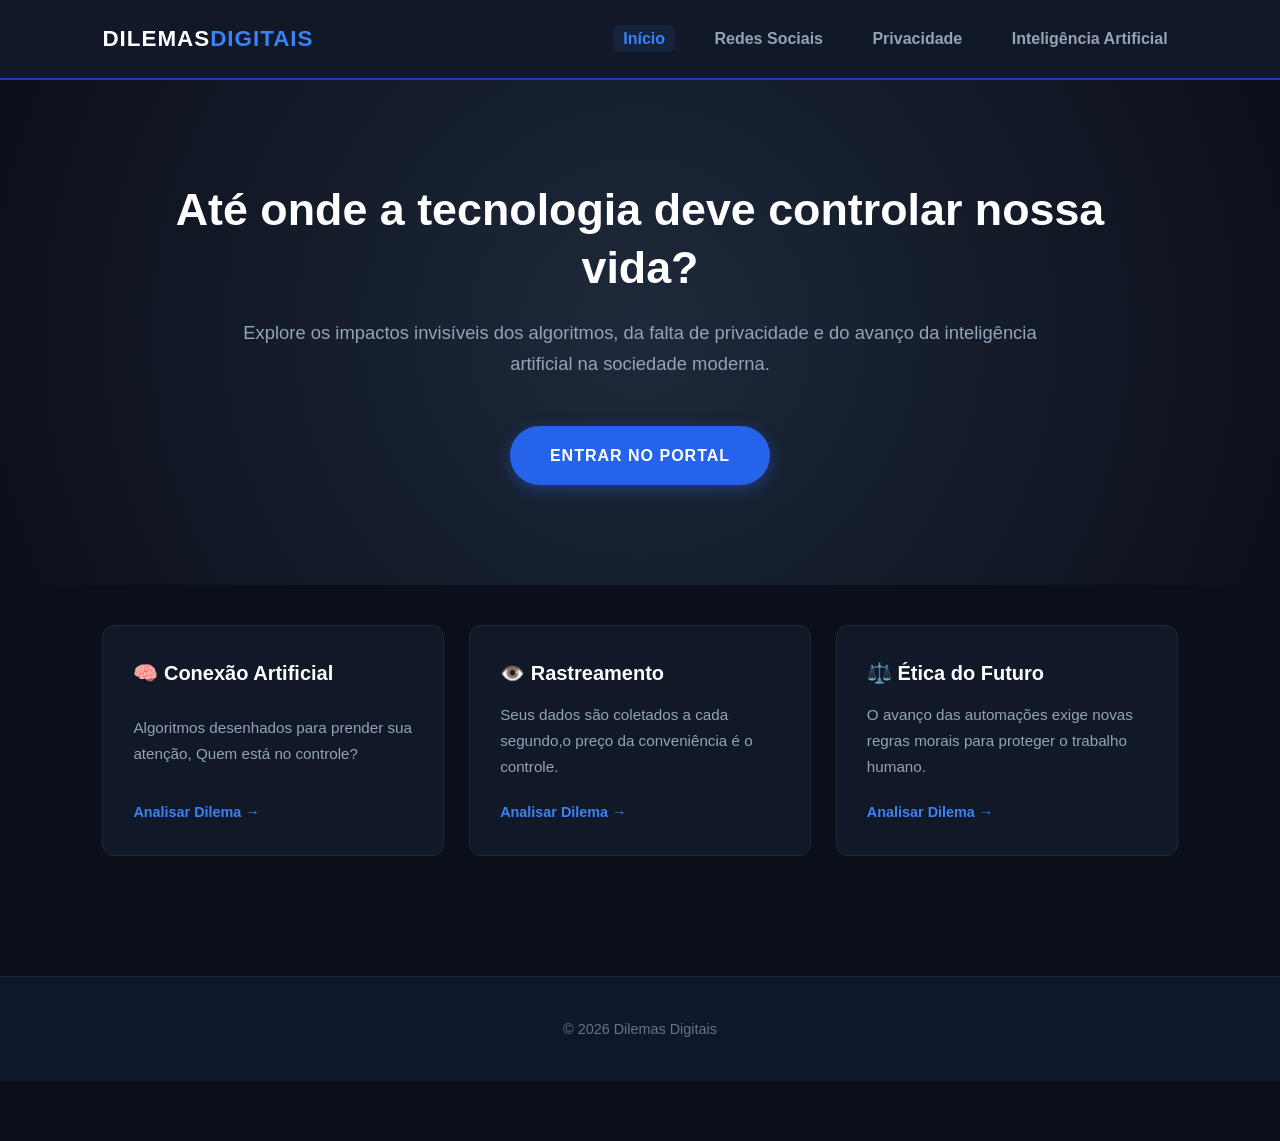
<file: index.html>
<!DOCTYPE html>
<html lang="pt-br">
<head>
    <meta charset="UTF-8">
    <meta name="viewport" content="width=device-width, initial-scale=1.0">
    <title>Dilemas Digitais | O Impacto da Tecnologia</title>
    <link rel="stylesheet" href="estilo.css">
</head>
<body>

    <nav>
        <div class="logo">DILEMAS<span>DIGITAIS</span></div>
        <div class="links">
            <a href="index.html" class="ativo">Início</a>
            <a href="redes.html">Redes Sociais</a>
            <a href="privacidade.html">Privacidade</a>
            <a href="ia.html">Inteligência Artificial</a>
        </div>
    </nav>

    <header class="boas-vindas">
        <h1>Até onde a tecnologia deve controlar nossa vida?</h1>
        <p>Explore os impactos invisíveis dos algoritmos, da falta de privacidade e do avanço da inteligência artificial na sociedade moderna.</p>
        <br>
        <a href="redes.html" class="botao-entrar">ENTRAR NO PORTAL</a>
    </header>

    <section class="destaques">
        <div class="card">
            <h3>🧠 Conexão Artificial</h3>
            <p>Algoritmos desenhados para prender sua atenção, Quem está no controle?</p>
            <a href="redes.html" class="link-card">Analisar Dilema →</a>
        </div>
        <div class="card">
            <h3>👁️ Rastreamento</h3>
            <p>Seus dados são coletados a cada segundo,o preço da conveniência é o controle.</p>
            <a href="privacidade.html" class="link-card">Analisar Dilema →</a>
        </div>
        <div class="card">
            <h3>⚖️ Ética do Futuro</h3>
            <p>O avanço das automações exige novas regras morais para proteger o trabalho humano.</p>
            <a href="ia.html" class="link-card">Analisar Dilema →</a>
        </div>
    </section>

    <footer>
        <p>&copy; 2026 Dilemas Digitais </p>
    </footer>

</body>
</html>
</file>
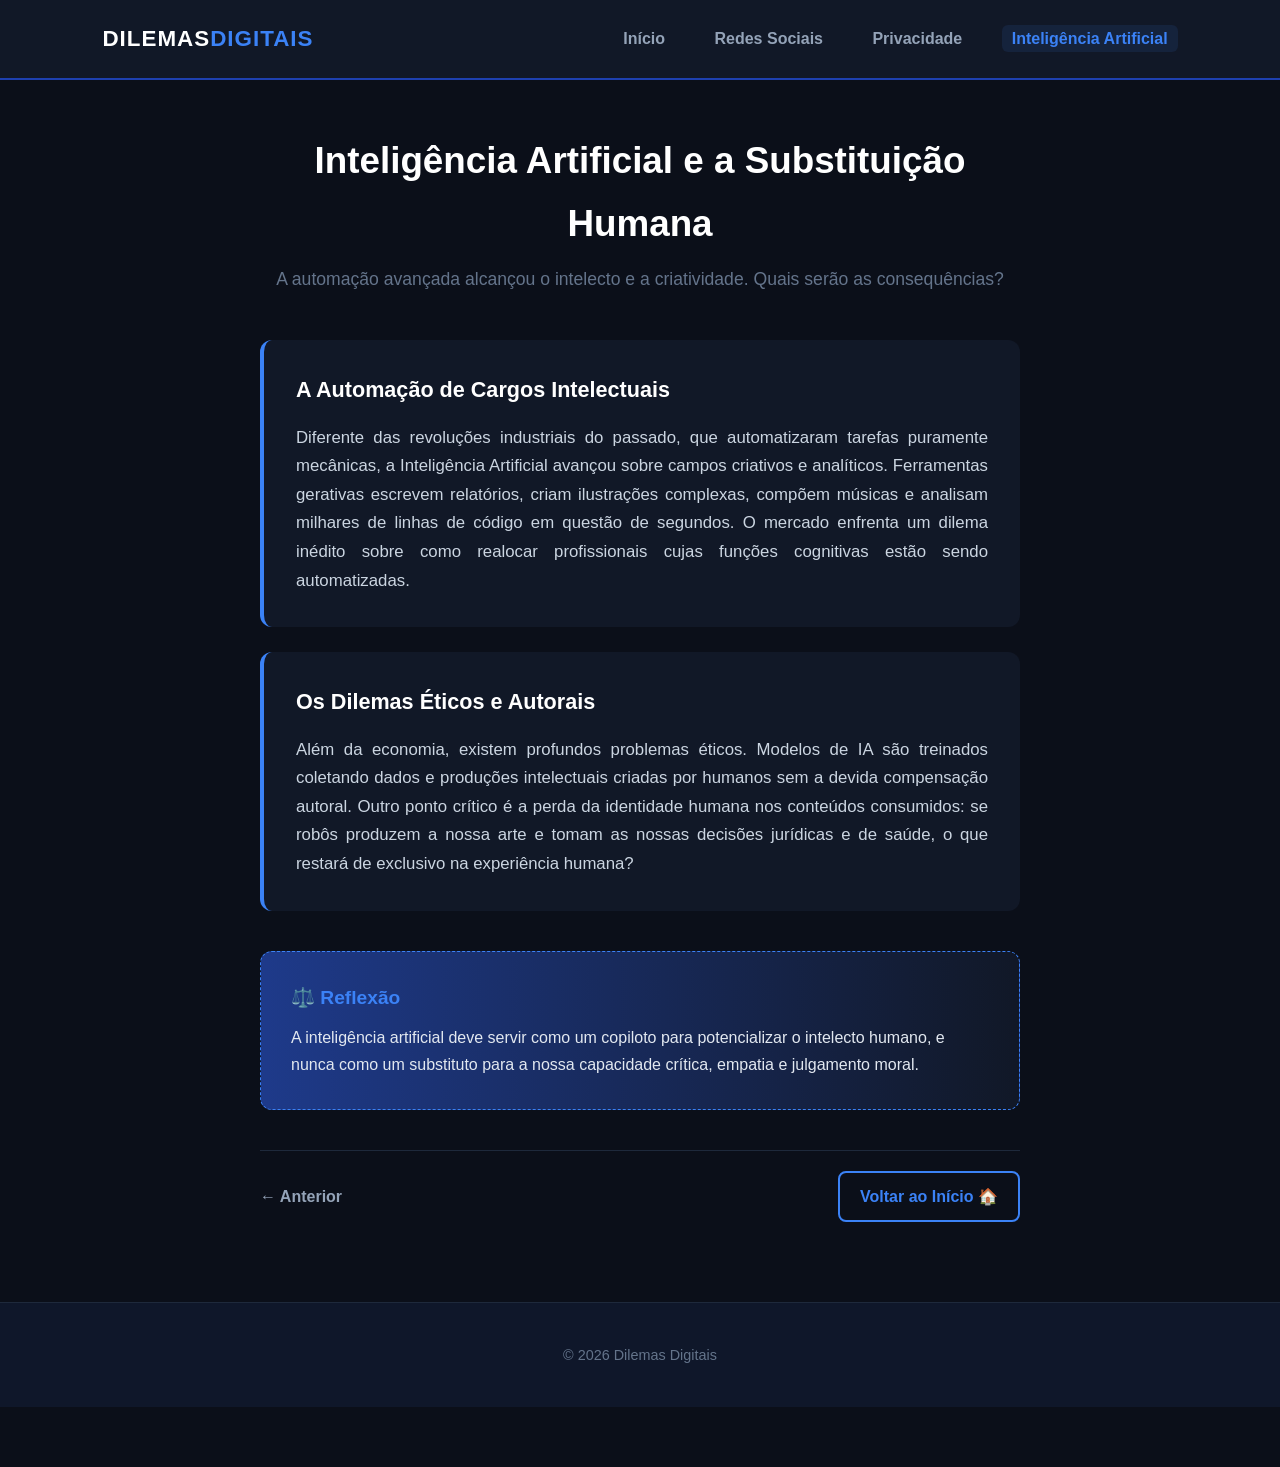
<file: ia.html>
<!DOCTYPE html>
<html lang="pt-br">
<head>
    <meta charset="UTF-8">
    <meta name="viewport" content="width=device-width, initial-scale=1.0">
    <title>Inteligência Artificial e o Futuro Humano</title>
    <link rel="stylesheet" href="estilo.css">
</head>
<body>

    <nav>
        <div class="logo">DILEMAS<span>DIGITAIS</span></div>
        <div class="links">
            <a href="index.html">Início</a>
            <a href="redes.html">Redes Sociais</a>
            <a href="privacidade.html">Privacidade</a>
            <a href="ia.html" class="ativo">Inteligência Artificial</a>
        </div>
    </nav>

    <main class="conteudo-principal">
        <h2>Inteligência Artificial e a Substituição Humana</h2>
        <p class="subtitulo">A automação avançada alcançou o intelecto e a criatividade. Quais serão as consequências?</p>

        <article class="topico">
            <h3>A Automação de Cargos Intelectuais</h3>
            <p>Diferente das revoluções industriais do passado, que automatizaram tarefas puramente mecânicas, a Inteligência Artificial avançou sobre campos criativos e analíticos. Ferramentas gerativas escrevem relatórios, criam ilustrações complexas, compõem músicas e analisam milhares de linhas de código em questão de segundos. O mercado enfrenta um dilema inédito sobre como realocar profissionais cujas funções cognitivas estão sendo automatizadas.</p>
        </article>

        <article class="topico">
            <h3>Os Dilemas Éticos e Autorais</h3>
            <p>Além da economia, existem profundos problemas éticos. Modelos de IA são treinados coletando dados e produções intelectuais criadas por humanos sem a devida compensação autoral. Outro ponto crítico é a perda da identidade humana nos conteúdos consumidos: se robôs produzem a nossa arte e tomam as nossas decisões jurídicas e de saúde, o que restará de exclusivo na experiência humana?</p>
        </article>

        <div class="caixa-conclusao">
            <h4>⚖️ Reflexão</h4>
            <p>A inteligência artificial deve servir como um copiloto para potencializar o intelecto humano, e nunca como um substituto para a nossa capacidade crítica, empatia e julgamento moral.</p>
        </div>

        <div class="navegacao-paginas">
            <a href="privacidade.html" class="botao-voltar">← Anterior</a>
            <a href="index.html" class="botao-avancar">Voltar ao Início 🏠</a>
        </div>
    </main>

    <footer>
        <p>&copy; 2026 Dilemas Digitais </p>
    </footer>

</body>
</html>
</file>
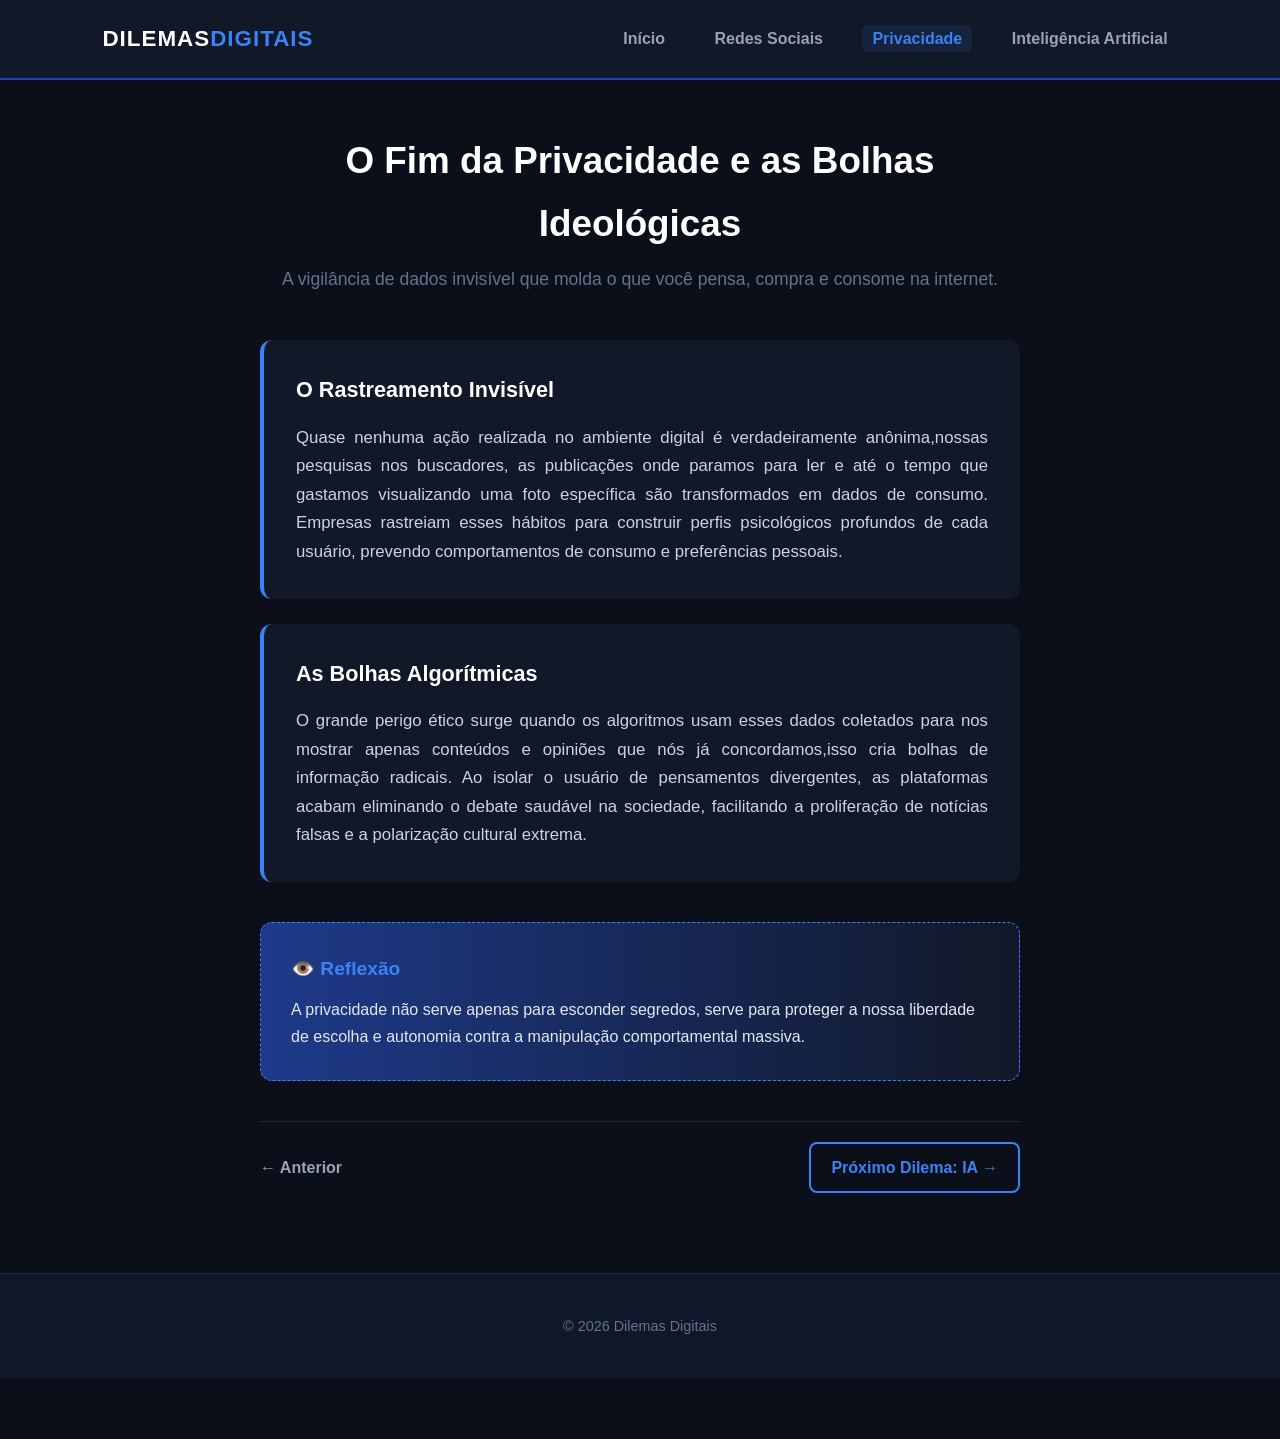
<file: privacidade.html>
<!DOCTYPE html>
<html lang="pt-br">
<head>
    <meta charset="UTF-8">
    <meta name="viewport" content="width=device-width, initial-scale=1.0">
    <title>O Fim da Privacidade Digital</title>
    <link rel="stylesheet" href="estilo.css">
</head>
<body>

    <nav>
        <div class="logo">DILEMAS<span>DIGITAIS</span></div>
        <div class="links">
            <a href="index.html">Início</a>
            <a href="redes.html">Redes Sociais</a>
            <a href="privacidade.html" class="ativo">Privacidade</a>
            <a href="ia.html">Inteligência Artificial</a>
        </div>
    </nav>

    <main class="conteudo-principal">
        <h2>O Fim da Privacidade e as Bolhas Ideológicas</h2>
        <p class="subtitulo">A vigilância de dados invisível que molda o que você pensa, compra e consome na internet.</p>

        <article class="topico">
            <h3>O Rastreamento Invisível</h3>
            <p>Quase nenhuma ação realizada no ambiente digital é verdadeiramente anônima,nossas pesquisas nos buscadores, as publicações onde paramos para ler e até o tempo que gastamos visualizando uma foto específica são transformados em dados de consumo. Empresas rastreiam esses hábitos para construir perfis psicológicos profundos de cada usuário, prevendo comportamentos de consumo e preferências pessoais.</p>
        </article>

        <article class="topico">
            <h3>As Bolhas Algorítmicas</h3>
            <p>O grande perigo ético surge quando os algoritmos usam esses dados coletados para nos mostrar apenas conteúdos e opiniões que nós já concordamos,isso cria bolhas de informação radicais. Ao isolar o usuário de pensamentos divergentes, as plataformas acabam eliminando o debate saudável na sociedade, facilitando a proliferação de notícias falsas e a polarização cultural extrema.</p>
        </article>

        <div class="caixa-conclusao">
            <h4>👁️ Reflexão</h4>
            <p>A privacidade não serve apenas para esconder segredos, serve para proteger a nossa liberdade de escolha e autonomia contra a manipulação comportamental massiva.</p>
        </div>

        <div class="navegacao-paginas">
            <a href="redes.html" class="botao-voltar">← Anterior</a>
            <a href="ia.html" class="botao-avancar">Próximo Dilema: IA →</a>
        </div>
    </main>

    <footer>
        <p>&copy; 2026 Dilemas Digitais </p>
    </footer>

</body>
</html>
</file>
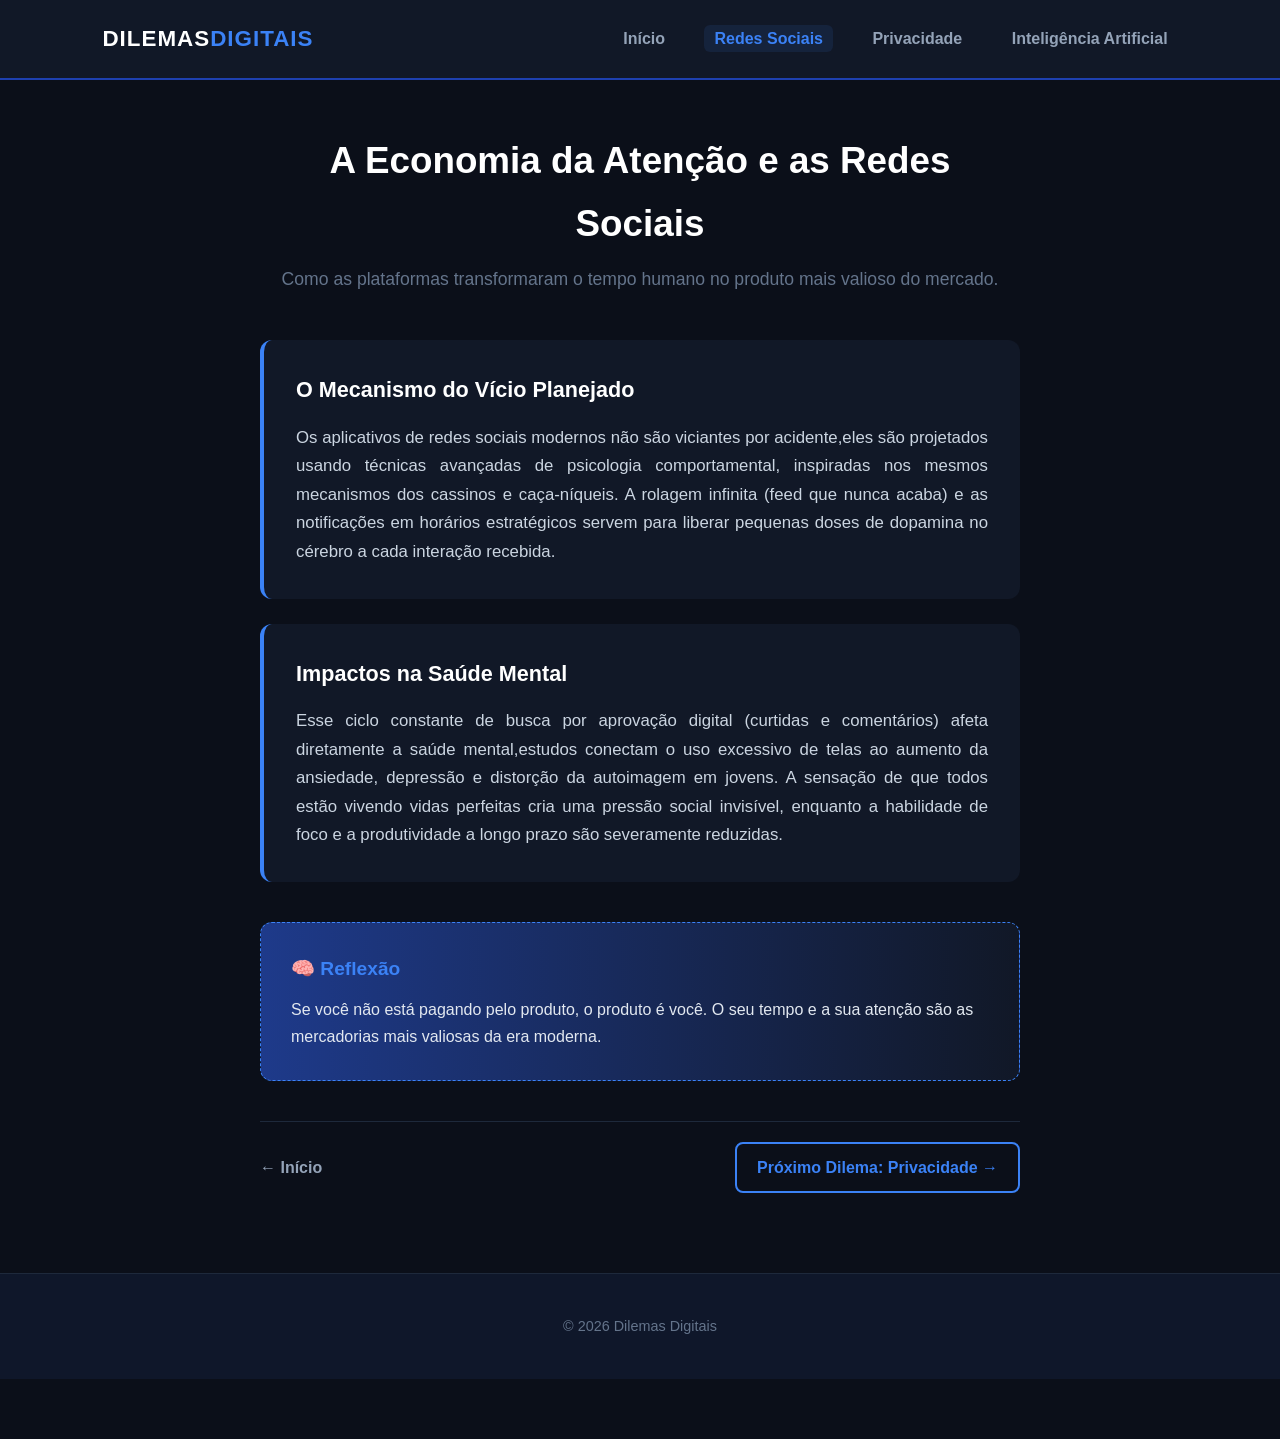
<file: redes.html>
<!DOCTYPE html>
<html lang="pt-br">
<head>
    <meta charset="UTF-8">
    <meta name="viewport" content="width=device-width, initial-scale=1.0">
    <title>A Economia da Atenção - Redes Sociais</title>
    <link rel="stylesheet" href="estilo.css">
</head>
<body>

    <nav>
        <div class="logo">DILEMAS<span>DIGITAIS</span></div>
        <div class="links">
            <a href="index.html">Início</a>
            <a href="redes.html" class="ativo">Redes Sociais</a>
            <a href="privacidade.html">Privacidade</a>
            <a href="ia.html">Inteligência Artificial</a>
        </div>
    </nav>

    <main class="conteudo-principal">
        <h2>A Economia da Atenção e as Redes Sociais</h2>
        <p class="subtitulo">Como as plataformas transformaram o tempo humano no produto mais valioso do mercado.</p>

        <article class="topico">
            <h3>O Mecanismo do Vício Planejado</h3>
            <p>Os aplicativos de redes sociais modernos não são viciantes por acidente,eles são projetados usando técnicas avançadas de psicologia comportamental, inspiradas nos mesmos mecanismos dos cassinos e caça-níqueis. A rolagem infinita (feed que nunca acaba) e as notificações em horários estratégicos servem para liberar pequenas doses de dopamina no cérebro a cada interação recebida.</p>
        </article>

        <article class="topico">
            <h3>Impactos na Saúde Mental</h3>
            <p>Esse ciclo constante de busca por aprovação digital (curtidas e comentários) afeta diretamente a saúde mental,estudos conectam o uso excessivo de telas ao aumento da ansiedade, depressão e distorção da autoimagem em jovens. A sensação de que todos estão vivendo vidas perfeitas cria uma pressão social invisível, enquanto a habilidade de foco e a produtividade a longo prazo são severamente reduzidas.</p>
        </article>

        <div class="caixa-conclusao">
            <h4>🧠 Reflexão</h4>
            <p>Se você não está pagando pelo produto, o produto é você. O seu tempo e a sua atenção são as mercadorias mais valiosas da era moderna.</p>
        </div>

        <div class="navegacao-paginas">
            <a href="index.html" class="botao-voltar">← Início</a>
            <a href="privacidade.html" class="botao-avancar">Próximo Dilema: Privacidade →</a>
        </div>
    </main>

    <footer>
        <p>&copy; 2026 Dilemas Digitais </p>
    </footer>

</body>
</html>
</file>
<file: estilo.css>
/* Reset Geral e Variáveis Modernas */
* { margin: 0; padding: 0; box-sizing: border-box; font-family: 'Segoe UI', Tahoma, Geneva, Verdana, sans-serif; }

body { background-color: #0b0f19; color: #cbd5e1; line-height: 1.7; padding-bottom: 60px; }

/* Menu de Navegação Premium */
nav { 
    display: flex; 
    justify-content: space-between; 
    align-items: center;
    padding: 20px 8%; 
    background: #111827; 
    border-bottom: 2px solid #1e40af; 
    position: sticky;
    top: 0;
    z-index: 100;
}

.logo { font-weight: 800; font-size: 1.4rem; color: #ffffff; letter-spacing: 1px; }
.logo span { color: #3b82f6; }

nav .links a { text-decoration: none; color: #94a3b8; margin-left: 25px; font-weight: 600; transition: 0.3s; padding: 5px 10px; border-radius: 6px; }
nav .links a:hover, nav .links a.ativo { color: #3b82f6; background-color: rgba(59, 130, 246, 0.1); }

/* Seção Inicial (Hero) */
.boas-vindas { text-align: center; padding: 100px 10%; background: radial-gradient(circle, #1e293b 0%, #0b0f19 100%); }
.boas-vindas h1 { font-size: 2.8rem; color: #ffffff; margin-bottom: 20px; font-weight: 700; line-height: 1.3; }
.boas-vindas p { font-size: 1.15rem; color: #94a3b8; max-width: 800px; margin: 0 auto; }

/* Botões do Portal */
.botao-entrar { 
    display: inline-block; 
    padding: 16px 40px; 
    background-color: #2563eb; 
    color: #ffffff; 
    text-decoration: none; 
    border-radius: 30px; 
    font-weight: bold; 
    letter-spacing: 1px;
    box-shadow: 0 4px 15px rgba(37, 99, 235, 0.4);
    transition: 0.4s;
    margin-top: 20px;
}
.botao-entrar:hover { background-color: #1d4ed8; transform: scale(1.03); box-shadow: 0 6px 20px rgba(37, 99, 235, 0.6); }

/* Grid de Destaques */
.destaques { display: grid; grid-template-columns: repeat(auto-fit, minmax(280px, 1fr)); gap: 25px; padding: 40px 8%; }
.card { background: #111827; padding: 30px; border-radius: 12px; border: 1px solid #1e293b; transition: 0.3s; display: flex; flex-direction: column; justify-content: space-between; }
.card:hover { border-color: #3b82f6; transform: translateY(-4px); }
.card h3 { color: #ffffff; margin-bottom: 12px; font-size: 1.25rem; }
.card p { color: #94a3b8; font-size: 0.95rem; margin-bottom: 20px; }
.link-card { color: #3b82f6; text-decoration: none; font-weight: bold; font-size: 0.9rem; transition: 0.2s; }
.link-card:hover { color: #60a5fa; text-decoration: underline; }

/* Corpo das Páginas de Leitura */
.conteudo-principal { max-width: 800px; margin: 50px auto; padding: 0 20px; }
.conteudo-principal h2 { font-size: 2.3rem; color: #ffffff; text-align: center; margin-bottom: 10px; }
.conteudo-principal .subtitulo { text-align: center; color: #64748b; margin-bottom: 45px; font-size: 1.1rem; }

.topico { background: #111827; padding: 32px; border-radius: 12px; margin-bottom: 25px; border-left: 4px solid #3b82f6; }
.topico h3 { color: #ffffff; margin-bottom: 15px; font-size: 1.35rem; }
.topico p { color: #cbd5e1; font-size: 1.05rem; text-align: justify; }

.caixa-conclusao { background: linear-gradient(90deg, #1e3a8a, #111827); padding: 30px; border-radius: 12px; margin: 40px 0; border: 1px dashed #3b82f6; }
.caixa-conclusao h4 { color: #3b82f6; font-size: 1.2rem; margin-bottom: 10px; }
.caixa-conclusao p { font-size: 1rem; color: #e2e8f0; }

/* Navegação entre Páginas Inferior */
.navegacao-paginas { display: flex; justify-content: space-between; align-items: center; margin-top: 40px; padding-top: 20px; border-top: 1px solid #1e293b; }
.botao-voltar { color: #94a3b8; text-decoration: none; font-weight: bold; transition: 0.3s; }
.botao-voltar:hover { color: #ffffff; }
.botao-avancar { background-color: transparent; border: 2px solid #3b82f6; color: #3b82f6; padding: 10px 20px; border-radius: 8px; text-decoration: none; font-weight: bold; transition: 0.3s; }
.botao-avancar:hover { background-color: #3b82f6; color: #ffffff; }

/* Rodapé */
footer { padding: 40px; background: #0f172a; text-align: center; border-top: 1px solid #1e293b; font-size: 0.9rem; color: #64748b; margin-top: 80px; }
</file>
